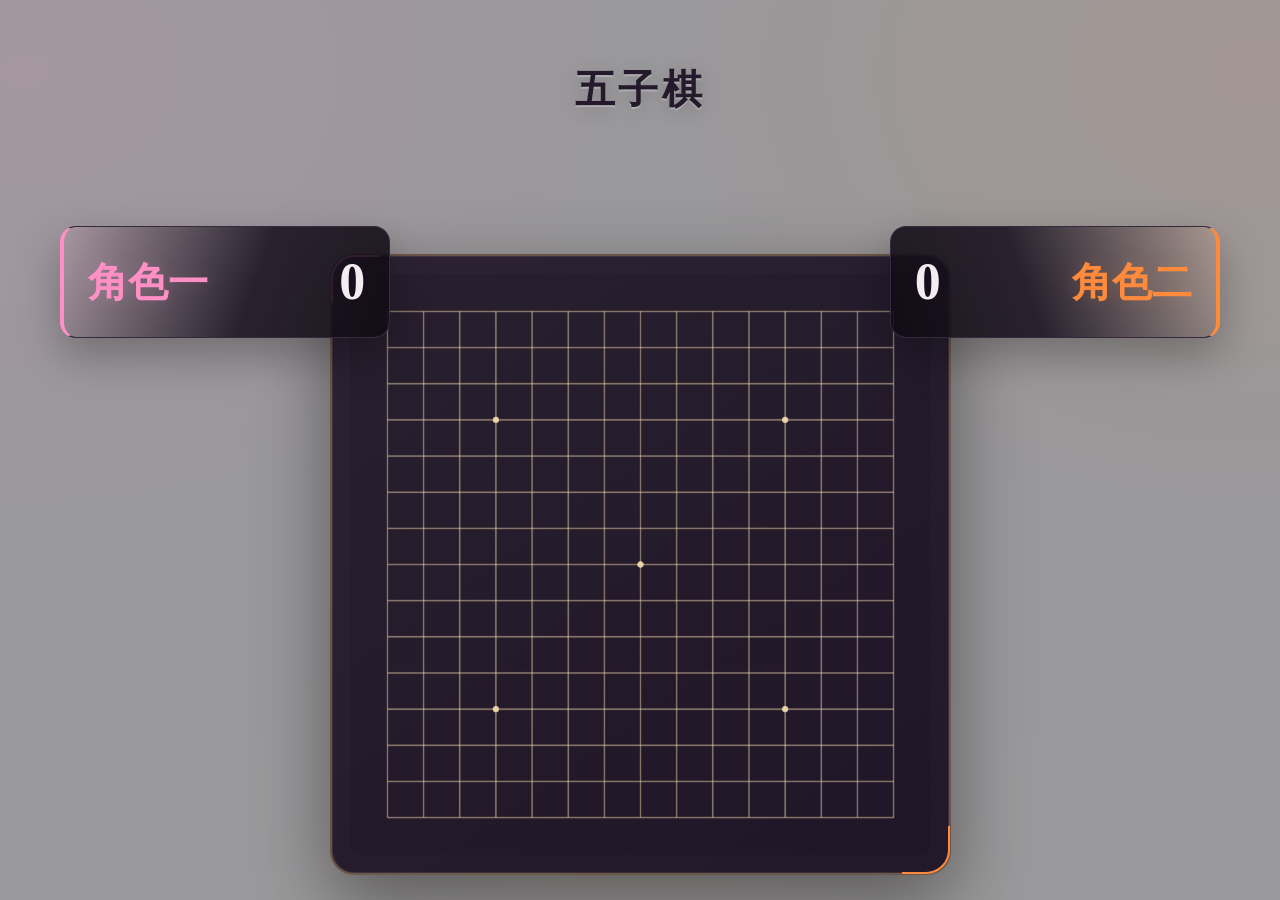
<file: minigames/gomoku/index.html>
<!doctype html>
<html lang="zh-CN">
<head>
  <meta charset="utf-8">
  <meta name="viewport" content="width=device-width,initial-scale=1">
  <title>五子棋 · 双角色对战</title>
  <style>
    :root {
      --bg-0: #0e0a12;
      --bg-1: #140e1a;
      --bg-2: #1c1422;
      --line: #352a3e;
      --line-soft: #2a2030;
      --player-one: #ff8fc4;
      --player-one-soft: #ffb7d6;
      --player-two: #ff8a3c;
      --player-two-soft: #ffb277;
      --gold: #ecc57e;
      --gold-soft: #f7dfb0;
      --board-bg: #241a2c;
      --ink: #f4ecf1;
      --ink-2: #b6a7b3;
      --ink-3: #7d6c7b;
    }

    * { box-sizing: border-box; }
    html, body { width: 100%; height: 100%; margin: 0; overflow: hidden; }
    body {
      color: var(--ink);
      font-family: "Noto Sans SC", "Microsoft YaHei UI", "PingFang SC", sans-serif;
      background:
        radial-gradient(900px 680px at 2% 8%, rgba(255, 143, 196, .11), transparent 68%),
        radial-gradient(900px 680px at 98% 8%, rgba(255, 138, 60, .09), transparent 68%),
        radial-gradient(760px 480px at 50% 102%, rgba(236, 197, 126, .045), transparent 72%),
        rgba(14, 10, 18, .42);
    }
    body::before {
      content: "";
      position: fixed;
      inset: 0;
      pointer-events: none;
      opacity: .48;
      background-image:
        radial-gradient(1px 1px at 8% 22%, rgba(255,255,255,.2), transparent),
        radial-gradient(1px 1px at 22% 73%, rgba(255,183,214,.2), transparent),
        radial-gradient(1px 1px at 76% 20%, rgba(247,223,176,.2), transparent),
        radial-gradient(1px 1px at 91% 67%, rgba(255,178,119,.2), transparent),
        radial-gradient(1px 1px at 53% 88%, rgba(255,255,255,.13), transparent);
    }

    .stage {
      position: relative;
      width: 100vw;
      height: 100vh;
      padding: 22px 52px 20px;
      display: grid;
      grid-template-rows: 126px minmax(0, 1fr);
      gap: 12px;
    }

    .scoreboard {
      position: relative;
      z-index: 3;
      display: flex;
      justify-content: center;
      align-items: center;
    }
    .match-identity {
      display: flex;
      flex-direction: column;
      align-items: center;
      justify-content: center;
      gap: 8px;
    }
    .match-clock {
      min-width: 190px;
      color: var(--gold-soft);
      font: 800 clamp(40px, 3vw, 58px)/1 Georgia, "Times New Roman", serif;
      letter-spacing: .04em;
      text-align: center;
      text-shadow: 0 0 24px rgba(236,197,126,.2);
      visibility: hidden;
    }
    .match-clock.show { visibility: visible; }
    .game-title {
      color: #241a2c;
      font-size: clamp(40px, 2.7vw, 54px);
      font-weight: 900;
      line-height: 1;
      letter-spacing: .08em;
      text-shadow: 0 2px 0 rgba(255,255,255,.24), 0 4px 18px rgba(14,10,18,.16);
    }
    .player {
      --accent: var(--player-one);
      --accent-soft: var(--player-one-soft);
      position: absolute;
      top: 204px;
      left: 8px;
      width: min(25.8vw, 500px);
      height: 112px;
      display: grid;
      grid-template-columns: minmax(0, 1fr) auto;
      align-items: center;
      gap: 22px;
      padding: 15px 24px;
      border: 1px solid var(--line);
      border-left: 4px solid var(--accent);
      border-radius: 16px;
      background: linear-gradient(110deg, rgba(255,143,196,.075), rgba(28,20,34,.9) 58%, rgba(14,10,18,.88));
      box-shadow: 0 18px 44px rgba(0,0,0,.28);
      transition: border-color .25s ease, box-shadow .25s ease, transform .25s ease;
    }
    .player.right {
      left: auto;
      right: 8px;
      grid-template-columns: auto minmax(0, 1fr);
      border-left: 1px solid var(--line);
      border-right: 4px solid var(--accent);
      text-align: right;
      background: linear-gradient(250deg, rgba(255,138,60,.075), rgba(28,20,34,.9) 58%, rgba(14,10,18,.88));
    }
    .player.active {
      border-color: var(--accent);
      box-shadow: 0 16px 42px rgba(0,0,0,.2), 0 0 28px rgba(255,143,196,.12);
      transform: translateY(-2px);
    }
    .player.right.active { box-shadow: 0 16px 42px rgba(0,0,0,.2), 0 0 28px rgba(255,138,60,.12); }
    .player-copy { min-width: 0; }
    .player-name {
      margin: 0;
      color: var(--accent);
      font-size: clamp(40px, 2.8vw, 54px);
      font-weight: 800;
      line-height: 1;
      text-shadow: 0 0 20px rgba(255,143,196,.18);
    }
    .right .player-name { text-shadow: 0 0 20px rgba(255,138,60,.16); }
    .score {
      min-width: 82px;
      display: flex;
      align-items: baseline;
      justify-content: flex-end;
      gap: 7px;
    }
    .right .score { justify-content: flex-start; }
    .score strong {
      color: var(--ink);
      font: 600 52px/1 Georgia, "Times New Roman", serif;
    }

    .arena {
      position: relative;
      z-index: 1;
      min-height: 0;
      display: flex;
      align-items: center;
      justify-content: center;
    }
    .game-column {
      display: flex;
      flex-direction: column;
      align-items: center;
      gap: 14px;
    }
    .result-slot {
      width: min(69vh, 675px);
      height: 74px;
      display: flex;
      align-items: flex-end;
      justify-content: center;
    }
    .board-shell {
      position: relative;
      width: min(69vh, 675px);
      aspect-ratio: 1;
      padding: 18px;
      border: 2px solid rgba(236,197,126,.34);
      border-radius: 24px;
      background:
        linear-gradient(145deg, rgba(255,255,255,.035), rgba(14,10,18,.08)),
        var(--board-bg);
      box-shadow:
        0 28px 76px rgba(0,0,0,.42),
        0 0 42px rgba(236,197,126,.045),
        inset 0 0 0 1px rgba(247,223,176,.1);
    }
    .board-shell::before,
    .board-shell::after {
      content: "";
      position: absolute;
      width: 46px;
      height: 46px;
      pointer-events: none;
    }
    .board-shell::before {
      left: -1px;
      top: -1px;
      border-left: 2px solid var(--player-one);
      border-top: 2px solid var(--player-one);
      border-radius: 24px 0 0 0;
    }
    .board-shell::after {
      right: -1px;
      bottom: -1px;
      border-right: 2px solid var(--player-two);
      border-bottom: 2px solid var(--player-two);
      border-radius: 0 0 24px 0;
    }
    canvas {
      display: block;
      width: 100%;
      height: 100%;
      border-radius: 12px;
      background: rgba(10,7,14,.1);
    }

    .result-banner {
      z-index: 5;
      min-width: 300px;
      padding: 12px 32px 14px;
      border: 1px solid rgba(236,197,126,.54);
      border-radius: 16px;
      background: rgba(14,10,18,.94);
      box-shadow: 0 18px 58px rgba(0,0,0,.42);
      text-align: center;
      opacity: 0;
      pointer-events: none;
      transform: translateY(8px) scale(.96);
      transition: opacity .28s ease, transform .28s ease;
    }
    .result-banner.show { opacity: 1; transform: translateY(0) scale(1); }
    .result-banner strong { display: block; font-size: clamp(40px, 2.8vw, 50px); }

    @media (max-width: 1250px) {
      .stage { padding-left: 28px; padding-right: 28px; }
      .player { left: 0; width: min(27vw, 340px); }
      .player.right { left: auto; right: 0; }
      .player { padding-left: 16px; padding-right: 16px; gap: 12px; }
    }
    @media (max-height: 760px) {
      .stage { grid-template-rows: 105px minmax(0, 1fr); padding-top: 12px; }
      .player { top: 170px; height: 88px; }
      .player-name { font-size: 40px; }
      .score strong { font-size: 42px; }
      .board-shell { width: min(67vh, 570px); }
      .result-slot { width: min(67vh, 570px); height: 62px; }
    }
    @media (prefers-reduced-motion: reduce) {
      .player, .result-banner { transition: none; }
    }
  </style>
</head>
<body>
  <main class="stage">
    <header class="scoreboard">
      <article class="player" id="player0" style="--accent:var(--player-one);--accent-soft:var(--player-one-soft)">
        <div class="player-copy">
          <div class="player-name">角色一</div>
        </div>
        <div class="score"><strong>0</strong></div>
      </article>

      <article class="player right" id="player1" style="--accent:var(--player-two);--accent-soft:var(--player-two-soft)">
        <div class="score"><strong>0</strong></div>
        <div class="player-copy">
          <div class="player-name">角色二</div>
        </div>
      </article>

      <div class="match-identity">
        <div class="match-clock" id="matchClock"></div>
        <div class="game-title">五子棋</div>
      </div>
    </header>

    <section class="arena">
      <div class="game-column">
        <div class="result-slot">
          <div class="result-banner" id="resultBanner"><strong></strong></div>
        </div>
        <div class="board-shell">
          <canvas id="board" width="900" height="900"></canvas>
        </div>
      </div>
    </section>
  </main>

  <script>
    const canvas = document.getElementById('board');
    const ctx = canvas.getContext('2d');
    const resultBanner = document.getElementById('resultBanner');
    const matchClock = document.getElementById('matchClock');
    const rolePalettes = [
      { main: '#ff8fc4', soft: '#ffb7d6' },
      { main: '#ff8a3c', soft: '#ffb277' },
    ];
    let game = {
      size: 15,
      board: Array.from({length: 15}, () => Array(15).fill(0)),
      scores: {'角色一': 0, '角色二': 0},
      colors: {'角色一': 'black', '角色二': 'white'},
      status: 'playing',
      round_no: 1,
      match_clock: {},
      match_result: {},
    };

    function formatClock(seconds) {
      const value = Math.max(0, Number(seconds) || 0);
      const minutes = Math.floor(value / 60);
      const remainder = Math.floor(value % 60);
      return `${String(minutes).padStart(2, '0')}:${String(remainder).padStart(2, '0')}`;
    }

    function ownerForStone(value, state) {
      const wanted = value === 1 ? 'black' : 'white';
      return Object.keys(state.colors || {}).find(name => state.colors[name] === wanted) || (value === 1 ? '角色一' : '角色二');
    }

    function drawBoard(state) {
      const size = state.size || 15;
      const w = canvas.width;
      const pad = 58;
      const gap = (w - pad * 2) / (size - 1);
      ctx.clearRect(0, 0, w, w);

      ctx.strokeStyle = 'rgba(247, 223, 176, .46)';
      ctx.lineWidth = 2.4;
      for (let i = 0; i < size; i++) {
        const p = pad + i * gap;
        ctx.beginPath(); ctx.moveTo(pad, p); ctx.lineTo(w - pad, p); ctx.stroke();
        ctx.beginPath(); ctx.moveTo(p, pad); ctx.lineTo(p, w - pad); ctx.stroke();
      }

      const stars = [[3,3], [3,11], [7,7], [11,3], [11,11]];
      ctx.fillStyle = 'rgba(247, 223, 176, .9)';
      stars.forEach(([r, c]) => {
        ctx.beginPath();
        ctx.arc(pad + c * gap, pad + r * gap, 5, 0, Math.PI * 2);
        ctx.fill();
      });

      const winningLine = state.winning_line || [];
      if (winningLine.length > 1) {
        const first = winningLine[0];
        const last = winningLine[winningLine.length - 1];
        ctx.save();
        ctx.strokeStyle = 'rgba(236, 197, 126, .42)';
        ctx.lineWidth = gap * .55;
        ctx.lineCap = 'round';
        ctx.beginPath();
        ctx.moveTo(pad + first[1] * gap, pad + first[0] * gap);
        ctx.lineTo(pad + last[1] * gap, pad + last[0] * gap);
        ctx.stroke();
        ctx.restore();
      }

      const winning = new Set(winningLine.map(([r, c]) => `${r},${c}`));
      (state.board || []).forEach((row, r) => row.forEach((value, c) => {
        if (!value) return;
        const x = pad + c * gap;
        const y = pad + r * gap;
        const radius = gap * .39;
        const owner = ownerForStone(value, state);
        const slot = Object.keys(state.scores || {}).indexOf(owner);
        const palette = rolePalettes[slot === 1 ? 1 : 0];
        const isSecond = slot === 1;

        ctx.save();
        ctx.shadowColor = palette.main;
        ctx.shadowBlur = isSecond ? 10 : 13;
        ctx.fillStyle = isSecond ? '#17111b' : palette.main;
        ctx.beginPath();
        ctx.arc(x, y, radius, 0, Math.PI * 2);
        ctx.fill();
        ctx.shadowBlur = 0;
        ctx.strokeStyle = isSecond ? palette.main : '#ffd3e7';
        ctx.lineWidth = isSecond ? 7 : 2.5;
        ctx.beginPath();
        ctx.arc(x, y, radius - ctx.lineWidth / 2, 0, Math.PI * 2);
        ctx.stroke();
        if (isSecond) {
          ctx.fillStyle = palette.soft;
          ctx.beginPath();
          ctx.arc(x, y, radius * .13, 0, Math.PI * 2);
          ctx.fill();
        } else {
          ctx.fillStyle = 'rgba(255,255,255,.34)';
          ctx.beginPath();
          ctx.arc(x - radius * .27, y - radius * .28, radius * .18, 0, Math.PI * 2);
          ctx.fill();
        }
        if (winning.has(`${r},${c}`)) {
          ctx.strokeStyle = '#f7dfb0';
          ctx.lineWidth = 5;
          ctx.beginPath();
          ctx.arc(x, y, radius + 5, 0, Math.PI * 2);
          ctx.stroke();
        }
        ctx.restore();
      }));

      if (state.last_move) {
        const [r, c] = state.last_move;
        const x = pad + c * gap;
        const y = pad + r * gap;
        ctx.fillStyle = '#f4ecf1';
        ctx.beginPath();
        ctx.arc(x, y, gap * .07, 0, Math.PI * 2);
        ctx.fill();
        ctx.strokeStyle = '#0e0a12';
        ctx.lineWidth = 3;
        ctx.beginPath();
        ctx.arc(x, y, gap * .14, 0, Math.PI * 2);
        ctx.stroke();
      }
    }

    function render(state) {
      game = state;
      const names = Object.keys(state.scores || {});
      [0, 1].forEach(index => {
        const name = names[index] || (index ? '角色二' : '角色一');
        const card = document.getElementById(`player${index}`);
        const palette = rolePalettes[index];
        card.style.setProperty('--accent', palette.main);
        card.style.setProperty('--accent-soft', palette.soft);
        card.querySelector('.player-name').textContent = name;
        card.querySelector('.score strong').textContent = state.scores?.[name] ?? 0;
        card.classList.toggle('active', state.status === 'playing' && state.actor === name);
      });

      const remaining = state.match_clock?.remaining_sec;
      const hasClock = Number.isFinite(Number(remaining));
      matchClock.textContent = hasClock ? formatClock(remaining) : '';
      matchClock.classList.toggle('show', hasClock);

      const matchResult = state.match_result || {};
      const result = matchResult.phase === 'match_over'
        ? (matchResult.draw ? '最终平局' : `${matchResult.winner} 最终获胜`)
        : (state.draw ? '平局' : (state.winner ? `${state.winner} 获胜` : ''));
      resultBanner.querySelector('strong').textContent = result;
      resultBanner.classList.toggle('show', Boolean(result));
      drawBoard(state);
    }

    let retry = 600;
    function connect() {
      const pathParts = location.pathname.split('/').filter(Boolean);
      const gameId = pathParts[0] === 'games' ? pathParts[1] : 'gomoku';
      const socket = new WebSocket(`ws://${location.host}/ws?game_id=${encodeURIComponent(gameId)}`);
      socket.onopen = () => {
        retry = 600;
      };
      socket.onmessage = event => {
        const message = JSON.parse(event.data);
        if (message.type === 'game_state') render(message.state.state || message.state);
      };
      socket.onclose = () => {
        setTimeout(connect, retry);
        retry = Math.min(retry * 1.6, 5000);
      };
    }

    render(game);
    connect();
  </script>
</body>
</html>
</file>
